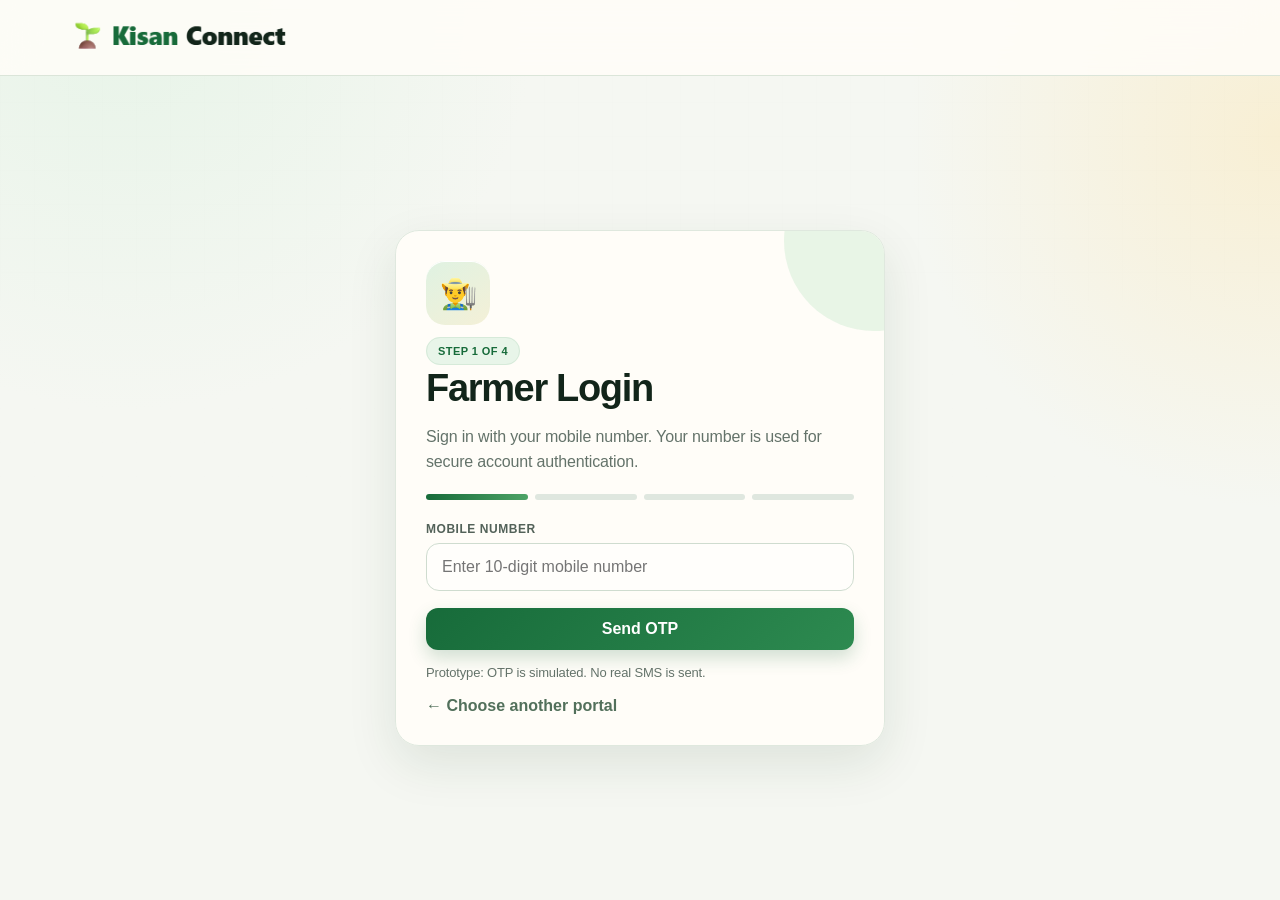
<file: index.html>
<!doctype html>
<html lang="en">
<head>
<meta charset="utf-8">
<meta name="viewport" content="width=device-width,initial-scale=1">
<title>KisanConnect — Farmer Marketplace</title>
<link rel="stylesheet" href="style.css">
</head>
<body>
<div id="app"></div>
<script src="app.js"></script>
</body>
</html>
</file>
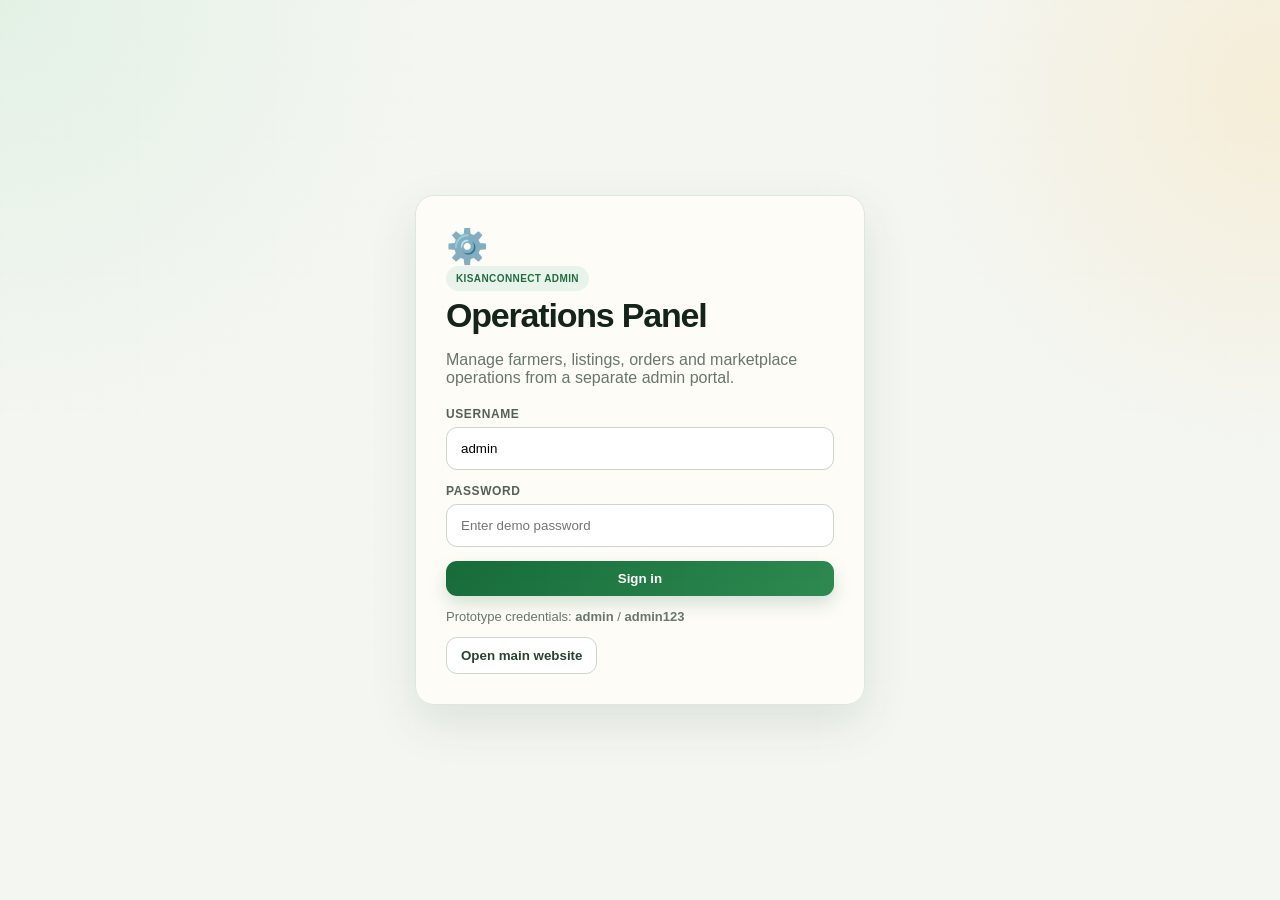
<file: admin.html>
<!doctype html>
<html lang="en">
<head>
<meta charset="utf-8">
<meta name="viewport" content="width=device-width,initial-scale=1">
<title>KisanConnect — Operations Console</title>
<link rel="stylesheet" href="admin.css">
</head>
<body>
<div id="adminApp"></div>
<script src="admin.js"></script>
</body>
</html>
</file>
<file: style.css>
:root{--ink:#12251a;--muted:#64736a;--green:#176b3a;--green-2:#2d8a50;--lime:#b8dc6f;--cream:#f6f4e9;--paper:#fffdf8;--line:#dfe8de;--soft:#edf6ed;--gold:#e9b949;--red:#c94a4a;--shadow:0 18px 50px rgba(20,55,32,.10)}
*{box-sizing:border-box}html{scroll-behavior:smooth}body{margin:0;font-family:Inter,ui-sans-serif,Segoe UI,Arial,sans-serif;background:radial-gradient(circle at 10% 0%,#e7f4e8 0,transparent 28%),radial-gradient(circle at 100% 15%,#f8efd4 0,transparent 25%),#f5f7f2;color:var(--ink);letter-spacing:-.01em}body:before{content:"";position:fixed;inset:0;pointer-events:none;opacity:.28;background-image:linear-gradient(rgba(22,73,42,.025) 1px,transparent 1px),linear-gradient(90deg,rgba(22,73,42,.025) 1px,transparent 1px);background-size:34px 34px;mask-image:linear-gradient(to bottom,#000,transparent 80%)}button,input,select{font:inherit}button{cursor:pointer}.top{height:76px;background:rgba(255,253,248,.86);backdrop-filter:blur(18px);border-bottom:1px solid rgba(210,224,211,.8);display:flex;align-items:center;justify-content:space-between;padding:0 5.5%;position:sticky;top:0;z-index:50}.brand{font-weight:900;font-size:22px;color:var(--green);display:flex;align-items:center;gap:7px}.brand:first-letter{font-size:25px}.brand span{color:var(--ink)}.pill{font-size:11px;font-weight:850;letter-spacing:.04em;padding:7px 11px;border-radius:999px;background:#e8f5e9;color:var(--green);border:1px solid #d6ead9}.wrap{max-width:1180px;margin:auto;padding:34px 5.5%}.center{min-height:calc(100vh - 76px);display:flex;align-items:center;justify-content:center;padding:30px}.panel{background:rgba(255,253,248,.94);border:1px solid var(--line);border-radius:24px;padding:30px;box-shadow:var(--shadow)}.auth{max-width:490px;width:100%;position:relative;overflow:hidden}.auth:before{content:"";position:absolute;width:180px;height:180px;border-radius:50%;background:#dff1df;right:-80px;top:-80px;opacity:.7}.verify-icon{width:64px;height:64px;border-radius:19px;background:linear-gradient(145deg,#dff2e2,#f4f0d7);display:grid;place-items:center;font-size:30px;margin-bottom:16px;box-shadow:inset 0 1px 0 #fff}.auth>*{position:relative}h1{font-size:38px;line-height:1.04;margin:10px 0 12px;color:var(--ink);letter-spacing:-.035em}h2{font-size:24px;margin:0 0 8px;letter-spacing:-.025em}h3{margin:0 0 8px}p{line-height:1.55}.muted{color:var(--muted)}.small{font-size:13px}.form{display:grid;gap:17px;margin-top:22px}.field{display:grid;gap:7px}.field label{font-size:12px;font-weight:850;text-transform:uppercase;letter-spacing:.045em;color:#536259}input,select{width:100%;padding:14px 15px;border:1px solid #cfdccf;border-radius:13px;background:#fffefb;outline:none;transition:.18s}input:focus,select:focus{border-color:var(--green-2);box-shadow:0 0 0 4px rgba(45,138,80,.10);transform:translateY(-1px)}.btn{padding:12px 17px;border-radius:12px;font-weight:850;border:0;transition:.18s;display:inline-flex;align-items:center;justify-content:center;gap:7px}.btn:hover{transform:translateY(-1px)}.primary{background:linear-gradient(135deg,#176b3a,#2d8a50);color:#fff;box-shadow:0 8px 18px rgba(23,107,58,.20)}.secondary{background:#fffefb;color:#21402a;border:1px solid #cbd9cd}.secondary:hover{border-color:#6e9a79;background:#f7fbf7}.full{width:100%}.row{display:flex;gap:10px;align-items:center}.between{justify-content:space-between}.back{background:none;border:0;color:#52705b;padding:0;font-weight:750}.step{display:flex;gap:7px;margin:20px 0}.step i{height:6px;flex:1;border-radius:9px;background:#dfe7df}.step i.on{background:linear-gradient(90deg,var(--green),#4da366)}.notice{padding:14px;border-radius:13px;background:#fff7df;border:1px solid #f0dc9d;color:#70570a}.ok{background:#e8f5eb;border-color:#c6e1cd;color:#236238}.choice{border:1px solid #d8e2d9;border-radius:16px;padding:17px;text-align:left;background:#fffefb;width:100%;margin-bottom:11px;transition:.18s}.choice:hover{border-color:#6aa178;background:#f5fbf5;transform:translateY(-2px);box-shadow:0 10px 22px rgba(20,70,35,.08)}.choice strong{display:block;margin-bottom:5px;font-size:15px}
.dashhead{position:relative;overflow:hidden;background:linear-gradient(125deg,#173f27 0%,#1f6d3d 62%,#77a947 140%);color:#fff;border:0;border-radius:28px;padding:34px;display:flex;justify-content:space-between;align-items:center;gap:24px;box-shadow:0 22px 55px rgba(22,74,40,.20)}.dashhead:after{content:"";position:absolute;width:280px;height:280px;border:1px solid rgba(255,255,255,.13);border-radius:50%;right:-80px;top:-100px;box-shadow:0 0 0 35px rgba(255,255,255,.035),0 0 0 70px rgba(255,255,255,.025)}.dashhead>*{position:relative;z-index:1}.dashhead h1{color:#fff;max-width:620px}.dashhead .muted{color:#d6e9d9}.dashgrid{display:grid;grid-template-columns:repeat(4,1fr);gap:15px;margin:20px 0}.card{background:rgba(255,253,248,.96);border:1px solid var(--line);border-radius:19px;padding:20px;box-shadow:0 9px 26px rgba(20,55,32,.055);transition:.18s}.card:hover{box-shadow:0 14px 32px rgba(20,55,32,.09);transform:translateY(-1px)}.metric{font-size:30px;font-weight:900;margin-top:7px;letter-spacing:-.04em}.grid2{display:grid;grid-template-columns:1.4fr .6fr;gap:18px}.alert{border-radius:15px;padding:16px;background:#fff7df;border:1px solid #efd995}.progress{height:9px;background:#e8ece8;border-radius:10px;overflow:hidden}.progress div{height:100%;background:linear-gradient(90deg,#247a46,#9cc85f)}.table{width:100%;border-collapse:collapse}.table th,.table td{padding:13px 8px;border-bottom:1px solid #e8ece8;text-align:left;font-size:14px}.table th{font-size:10px;color:#69746d;text-transform:uppercase;letter-spacing:.06em}.modal{position:fixed;inset:0;background:rgba(10,28,18,.58);backdrop-filter:blur(5px);display:grid;place-items:center;padding:20px;z-index:100}.modal .panel{max-width:520px;width:100%;max-height:90vh;overflow:auto}
.market-grid{display:grid;grid-template-columns:repeat(4,1fr);gap:16px}.product-card{min-height:330px}.product-card:hover{transform:translateY(-5px);box-shadow:0 20px 35px rgba(20,70,35,.12)}.product-icon{font-size:42px;background:linear-gradient(145deg,#eef8ee,#f8f0d9);width:72px;height:72px;border-radius:19px;display:grid;place-items:center;margin-bottom:15px}.verified{display:inline-block;padding:7px 10px;border-radius:99px;background:#e8f5eb;color:#247a46;font-size:11px;font-weight:850;margin:8px 0 12px}.analysis-hero{background:linear-gradient(125deg,#173f27,#2d8a50 65%,#89ae50);color:#fff;border:0;border-radius:26px;padding:31px;display:flex;justify-content:space-between;align-items:center;gap:20px;margin-bottom:18px;box-shadow:0 20px 45px rgba(22,74,40,.18)}.analysis-hero h1{color:#fff}.analysis-hero .muted{color:#dcebdc}.ai-badge{background:rgba(255,255,255,.13);border:1px solid rgba(255,255,255,.24);backdrop-filter:blur(10px);color:#fff;padding:11px 14px;border-radius:13px;font-size:12px;font-weight:850}.analysis-grid{display:grid;grid-template-columns:1.35fr .65fr;gap:18px}.price-big{font-size:48px;font-weight:950;color:var(--green);margin:20px 0 5px;letter-spacing:-.045em}.price-big span{font-size:18px;color:#69746d}.compare{display:grid;grid-template-columns:repeat(4,1fr);gap:10px;margin-top:20px}.compare div{background:#f5f8f5;border:1px solid #e2e9e2;border-radius:13px;padding:13px}.compare span{display:block;font-size:11px;color:#69746d;margin-bottom:5px}.compare b{font-size:15px}.market-place{display:flex;gap:12px;align-items:center;background:#f5f8f5;border-radius:13px;padding:15px}.market-icon{font-size:30px}.mini{width:46px;height:46px;font-size:22px;margin:0}.data-note{margin-top:18px}.publish-bar{margin-top:18px;background:rgba(255,253,248,.96);border:1px solid #dbe5dc;border-radius:17px;padding:18px;display:flex;align-items:center;justify-content:space-between;gap:20px;position:sticky;bottom:14px;box-shadow:0 14px 32px rgba(20,55,32,.12);z-index:8}.publish-bar p{margin:4px 0 0}.product-detail{background:#fffefb;border:1px solid var(--line);border-radius:22px;padding:28px;display:grid;grid-template-columns:180px 1fr;gap:28px;box-shadow:0 18px 40px rgba(20,55,32,.08)}.product-photo{width:180px;height:180px;border-radius:26px;background:linear-gradient(145deg,#eef8ee,#f8f0d9);display:grid;place-items:center;font-size:86px}.product-main h1{margin:10px 0 0}.detail-actions{margin-top:22px;display:grid;grid-template-columns:180px 1fr auto;gap:16px;align-items:end}.detail-grid{display:grid;grid-template-columns:1fr 1fr;gap:18px;margin-top:18px}.checkout-grid{display:grid;grid-template-columns:1.35fr .65fr;gap:18px}.order-product{display:flex;gap:14px;align-items:center;background:#f5f8f5;border:1px solid #e1e8e1;border-radius:13px;padding:14px;margin-top:18px}.summary{height:max-content;position:sticky;top:94px}.summary-row{display:flex;justify-content:space-between;gap:20px;padding:12px 0;font-size:14px}.summary-row small{color:#69746d}.summary hr{border:0;border-top:1px solid #e5eae5;margin:8px 0}.summary-row.total{font-size:19px}.track-hero{background:linear-gradient(125deg,#173f27,#2d8a50);color:#fff;border:0;border-radius:22px;padding:25px;display:flex;justify-content:space-between;align-items:center;gap:20px;box-shadow:0 18px 40px rgba(22,74,40,.15)}.track-hero h1{color:#fff}.track-eta{background:rgba(255,255,255,.12);border:1px solid rgba(255,255,255,.2);border-radius:14px;padding:14px 18px;min-width:160px;display:grid;gap:4px}.tracking-grid{display:grid;grid-template-columns:1.35fr .65fr;gap:18px;margin-top:18px}.timeline{margin-top:18px;position:relative}.timeline:before{content:"";position:absolute;left:20px;top:20px;bottom:20px;width:3px;background:#e2e9e3}.timeline-item{position:relative;display:grid;grid-template-columns:42px 1fr;gap:14px;padding:0 0 23px}.timeline-dot{width:42px;height:42px;border-radius:50%;background:#eef2ee;border:2px solid #d9e1da;display:grid;place-items:center;z-index:1;font-size:18px}.timeline-item.done .timeline-dot{background:#e5f4e9;border-color:#2d8a50}.timeline-item.current .timeline-dot{background:#247a46;border-color:#247a46;box-shadow:0 0 0 5px #247a4618}.timeline-item p{margin:5px 0 0}.tiny-pill{font-size:9px;padding:4px 7px;margin-left:8px;vertical-align:2px}.logistic-box{padding:14px;background:#f5f8f5;border:1px solid #e0e7e0;border-radius:12px}.order-card{transition:.15s}.order-card:hover{transform:translateY(-2px);box-shadow:0 12px 28px rgba(20,55,32,.09)}
.draft-picker{max-width:650px!important}.draft-option{width:100%;display:grid;grid-template-columns:auto 1fr auto;gap:14px;align-items:center;text-align:left;background:#f7fbf7;border:1px solid #d9e6db;border-radius:14px;padding:16px;margin-top:18px;cursor:pointer;transition:.18s}.draft-option:hover{border-color:#247a46;background:#f0f8f1;transform:translateY(-2px)}.draft-option-icon{width:42px;height:42px;border-radius:12px;background:#e4f3e7;color:#247a46;display:grid;place-items:center;font-size:28px;font-weight:700}.draft-option small{display:block;color:#69746d;margin-top:4px;line-height:1.4}.draft-heading{display:flex;justify-content:space-between;align-items:center;margin:22px 0 9px}.saved-draft{display:flex;justify-content:space-between;align-items:center;gap:14px;border:1px solid #e0e7e0;border-radius:13px;padding:13px 14px;margin:9px 0;background:#fff}.draft-emoji{font-size:27px}.empty-drafts{padding:15px;border:1px dashed #cfdacf;border-radius:12px;color:#69746d;font-size:13px;margin-top:14px}.danger-btn{color:#9a3c3c}.notification-wrap{position:relative}.notification-button{position:relative;display:inline-flex;align-items:center;gap:7px;padding:10px 13px;border:1px solid #ccd7ce;border-radius:10px;background:#fff;color:#21402a;font:inherit;font-weight:750;cursor:pointer}.notification-button:hover{border-color:#247a46;background:#f7fbf7}.notification-count{min-width:20px;height:20px;padding:0 5px;border-radius:99px;background:#c43d3d;color:#fff;display:inline-grid;place-items:center;font-size:11px;line-height:20px}.notification-menu{position:absolute;right:0;top:calc(100% + 10px);width:390px;max-width:min(390px,calc(100vw - 30px));background:#fff;border:1px solid #dce5dd;border-radius:15px;box-shadow:0 16px 38px rgba(24,59,29,.16);z-index:70;overflow:hidden}.notification-menu.hidden{display:none}.notification-menu-head{display:flex;align-items:center;justify-content:space-between;gap:14px;padding:15px 16px;border-bottom:1px solid #e6ece6}.notification-list{max-height:430px;overflow:auto;margin:0;padding:10px}.notification{display:grid;grid-template-columns:34px 1fr;gap:10px;background:#f8fbf8;border:1px solid #e6ece6;border-radius:12px;padding:11px;margin-bottom:8px}.notification-icon{width:34px;height:34px;border-radius:10px;background:#e6f3e8;display:grid;place-items:center}.notification-title-row{display:flex;justify-content:space-between;gap:10px;align-items:flex-start}.notification-title-row b{font-size:13px}.notification-empty,.notification-more{padding:14px 16px;text-align:center;color:#69746d;background:#f8fbf8}.notification-more{border-top:1px solid #e6ece6}.notif-read-all{padding:7px 10px;font-size:12px;white-space:nowrap}
.profile-page{padding-bottom:50px}.profile-top-actions{display:flex;justify-content:space-between;align-items:center;margin-bottom:14px}.profile-hero{background:linear-gradient(125deg,#173f27,#2d8a50 65%,#91b25a);color:#fff;border:0;border-radius:25px;padding:30px;display:flex;gap:22px;align-items:center;box-shadow:0 20px 45px rgba(22,74,40,.18)}.profile-avatar{width:96px;height:96px;border-radius:28px;background:rgba(255,255,255,.14);border:1px solid rgba(255,255,255,.22);display:grid;place-items:center;font-size:42px;font-weight:900;box-shadow:inset 0 1px 0 rgba(255,255,255,.3)}.profile-identity{flex:1}.profile-title-row{align-items:flex-start}.profile-title-row h1{margin:8px 0 2px;color:#fff}.profile-rating{margin-left:auto;background:rgba(255,255,255,.12);border:1px solid rgba(255,255,255,.22);border-radius:14px;padding:12px 16px;display:grid;gap:3px;text-align:right}.profile-rating strong{font-size:18px}.profile-trust{display:flex;flex-wrap:wrap;gap:8px;margin-top:15px}.profile-trust span{font-size:11px;font-weight:800;background:rgba(255,255,255,.13);border:1px solid rgba(255,255,255,.2);color:#f3fff4;border-radius:999px;padding:7px 10px}.profile-stats{display:grid;grid-template-columns:repeat(4,1fr);gap:15px;margin:18px 0}.profile-stats .card{display:grid;gap:6px}.profile-stats b{font-size:22px}.profile-green{color:#247a46}.profile-grid{display:grid;grid-template-columns:1.2fr .8fr;gap:18px}.section-heading{display:flex;justify-content:space-between;align-items:flex-start;gap:15px}.section-heading h2{margin:0}.section-heading p{margin:5px 0 0}.profile-info-grid{display:grid;grid-template-columns:1fr 1fr;gap:10px;margin-top:18px}.profile-info-grid>div{background:#f6f9f6;border:1px solid #e2e9e2;border-radius:12px;padding:13px}.profile-info-grid span,.profile-mini-metrics span{display:block;color:#69746d;font-size:12px;margin-bottom:5px}.profile-info-grid b{font-size:14px}.profile-note{margin-top:14px;padding:14px;border-radius:12px;background:#f8fbf8;border:1px solid #e0e8e0}.profile-note p{margin:5px 0 0}.crop-chips{display:flex;flex-wrap:wrap;gap:9px;margin-top:18px}.crop-chips span{padding:9px 12px;border-radius:999px;background:#e8f5eb;color:#236238;font-weight:750;font-size:13px}.profile-mini-metrics{display:grid;grid-template-columns:1fr 1fr;gap:10px;margin-top:18px}.profile-mini-metrics>div{border-top:1px solid #e5ebe5;padding-top:12px}.profile-listings{margin-top:18px}.profile-listing-grid{display:grid;grid-template-columns:repeat(2,1fr);gap:12px;margin-top:18px}.profile-listing{border:1px solid #e0e7e0;border-radius:14px;padding:14px;display:flex;gap:13px;background:#fff}.profile-listing-icon{width:52px;height:52px;border-radius:14px;background:#f0f6f0;display:grid;place-items:center;font-size:28px;flex:none}.profile-listing-main{flex:1}.profile-listing-main p{margin:4px 0}.profile-link{display:block;border:0;background:none;color:#247a46;padding:4px 0 0;font:inherit;font-size:12px;font-weight:750;cursor:pointer;text-align:left}.profile-link:hover{text-decoration:underline}.profile-orders{margin-top:14px}.profile-order{display:flex;justify-content:space-between;gap:20px;padding:14px 0;border-bottom:1px solid #e6ece6}.profile-order:last-child{border-bottom:0}.profile-order p{margin:4px 0}.empty-profile{padding:16px;border:1px dashed #cfdacf;border-radius:12px;color:#69746d;margin-top:14px}
@media(max-width:900px){.market-grid{grid-template-columns:repeat(2,1fr)}.dashgrid,.profile-stats{grid-template-columns:repeat(2,1fr)}.grid2,.analysis-grid,.tracking-grid,.profile-grid{grid-template-columns:1fr}}@media(max-width:750px){.dashhead,.analysis-hero,.track-hero{align-items:flex-start;flex-direction:column}.compare{grid-template-columns:1fr 1fr}.detail-actions,.detail-grid,.checkout-grid{grid-template-columns:1fr}.summary{position:static}.profile-hero{align-items:flex-start}.profile-title-row{flex-direction:column}.profile-rating{margin-left:0;text-align:left}}@media(max-width:620px){.top{padding:0 4%}.wrap{padding:25px 4%}.notification-button span{display:none}.notification-menu{right:-55px}.market-grid,.dashgrid,.profile-stats{grid-template-columns:1fr}.compare{grid-template-columns:1fr}.price-big{font-size:38px}.publish-bar{align-items:flex-start;flex-direction:column}.publish-bar .row{width:100%;flex-direction:column}.publish-bar button{width:100%}.profile-hero{flex-direction:column}.profile-avatar{width:76px;height:76px;font-size:34px}.profile-info-grid,.profile-listing-grid{grid-template-columns:1fr}.profile-order{flex-direction:column}.profile-order>div:last-child{text-align:left!important}.product-detail{grid-template-columns:1fr;padding:20px}.product-photo{width:120px;height:120px;font-size:60px}}

/* AI Lab / forecasting UI */
.ai-dashboard-card{background:radial-gradient(circle at 88% 8%,rgba(124,181,104,.18),transparent 28%),linear-gradient(145deg,#fbfffb,#f1f8f2);overflow:hidden;position:relative}.ai-kicker{display:inline-block;font-size:10px;letter-spacing:.13em;font-weight:900;color:#247a46;margin-bottom:7px}.ai-kicker.light{color:#dff5e4}.live-dot{font-size:10px;font-weight:900;color:#247a46;background:#e7f5ea;border:1px solid #cde4d2;border-radius:999px;padding:7px 10px;white-space:nowrap}.live-dot i,.data-source-badge i{display:inline-block;width:7px;height:7px;border-radius:50%;background:#2d8a50;margin-right:6px;box-shadow:0 0 0 4px #2d8a5018}.ai-mini-grid{display:grid;grid-template-columns:repeat(4,1fr);gap:10px;margin:20px 0}.ai-mini-grid>div{background:#fff;border:1px solid #dfe9e1;border-radius:12px;padding:11px}.ai-mini-grid span{display:block;color:#69746d;font-size:10px;margin-bottom:5px}.ai-mini-grid b{font-size:12px}.ai-actions{display:flex;gap:10px;flex-wrap:wrap}.ai-source-line{margin:13px 0 0}.ai-lab-head{align-items:flex-start;margin-bottom:16px}.data-source-badge{display:inline-flex;align-items:center;background:#f0f7f1;border:1px solid #d5e5d8;color:#24653b;border-radius:999px;padding:7px 10px;font-size:10px;font-weight:850;white-space:nowrap}.ai-hero{background:linear-gradient(120deg,#123c25,#247a46 60%,#6c9f54);color:#fff;border-radius:24px;padding:30px;display:flex;justify-content:space-between;align-items:center;gap:25px;box-shadow:0 22px 48px rgba(18,60,37,.2);margin-bottom:16px}.ai-hero h2{color:#fff;font-size:32px;max-width:650px;margin:5px 0}.ai-hero p{color:#dcefe1;max-width:690px}.ai-hero-score{min-width:190px;background:rgba(255,255,255,.12);border:1px solid rgba(255,255,255,.22);border-radius:18px;padding:18px;text-align:center}.ai-hero-score span,.ai-hero-score em{display:block;font-size:11px;color:#dcefe1;font-style:normal}.ai-hero-score strong{display:block;font-size:48px;line-height:1.1;margin:7px 0}.ai-hero-score strong small{font-size:16px}.ai-control{display:grid;grid-template-columns:1fr 1fr 1.1fr auto;gap:14px;align-items:end;margin-bottom:16px}.ai-result-grid{display:grid;grid-template-columns:1.05fr .95fr;gap:16px}.ai-price-card{background:linear-gradient(145deg,#fff,#f5faf5)}.forecast-price{font-size:48px;font-weight:900;letter-spacing:-.04em;color:#173f27;margin:24px 0 10px}.forecast-price small{display:block;font-size:12px;font-weight:650;color:#69746d;letter-spacing:0}.confidence-line{margin:18px 0}.confidence-line>span{font-size:11px;color:#69746d}.confidence-line>b{float:right;font-size:12px}.confidence-line>div{clear:both;height:8px;background:#e6ede7;border-radius:999px;margin-top:8px;overflow:hidden}.confidence-line i{display:block;height:100%;background:linear-gradient(90deg,#247a46,#76ad5c);border-radius:999px}.ai-metrics{display:grid;grid-template-columns:1fr 1fr;gap:10px;margin-top:18px}.ai-metrics>div{border:1px solid #e0e8e0;border-radius:13px;padding:12px;background:#fbfdfb}.ai-metrics span,.ai-metrics small{display:block;color:#69746d;font-size:10px}.ai-metrics b{display:block;font-size:15px;margin:4px 0}.chart-card{overflow:hidden}.ai-chart{display:block;width:100%;height:210px;margin-top:12px;background:linear-gradient(180deg,#f6fbf7,#fff);border-radius:14px;border:1px solid #e3ebe4}.chart-axis{display:flex;justify-content:space-between;color:#7a847d;font-size:10px;padding:7px 2px}.trend-chip{font-size:11px;font-weight:850;color:#247a46;background:#e8f5eb;border-radius:999px;padding:7px 9px}.ai-explain{margin:16px 0;background:#173f27;color:#fff;border-radius:18px;padding:20px;display:flex;justify-content:space-between;gap:25px;align-items:center}.ai-explain h3{margin:3px 0}.ai-explain p{color:#d9eadc;max-width:700px;margin:5px 0 0;font-size:13px;line-height:1.6}.signal-list{display:grid;grid-template-columns:1fr 1fr;gap:8px;min-width:230px}.signal-list span{font-size:11px;background:rgba(255,255,255,.1);border:1px solid rgba(255,255,255,.15);border-radius:10px;padding:8px}.grow-card{margin-top:16px;background:linear-gradient(145deg,#fffef9,#f4f8ed)}.grow-preview{display:flex;gap:10px;flex-wrap:wrap;margin-top:16px}.grow-preview div{background:#fff;border:1px solid #e3e9dd;border-radius:999px;padding:8px 11px;font-size:11px}.methodology{margin-top:16px}.method-grid{display:grid;grid-template-columns:repeat(4,1fr);gap:12px;margin:18px 0}.method-grid>div{border:1px solid #e1e8e1;border-radius:14px;padding:14px;background:#fafcf9}.method-grid p{font-size:11px;color:#69746d;line-height:1.5;margin:7px 0 0}.crop-advisor-result{margin-top:16px}.crop-rank-list{margin-top:18px}.crop-rank{display:grid;grid-template-columns:34px 42px 1fr;gap:12px;align-items:center;border:1px solid #e1e8e1;border-radius:14px;padding:12px;margin-bottom:9px;background:#fbfdfb}.rank-num{width:28px;height:28px;border-radius:9px;background:#e8f5eb;color:#247a46;display:grid;place-items:center;font-weight:900}.rank-emoji{font-size:25px}.rank-main strong{color:#247a46}.rank-bar{height:7px;background:#e7eee8;border-radius:999px;margin:7px 0;overflow:hidden}.rank-bar i{display:block;height:100%;background:linear-gradient(90deg,#247a46,#8db75f);border-radius:999px}.ai-toast{position:fixed;right:20px;bottom:20px;background:#173f27;color:#fff;border:1px solid #356e4a;border-radius:12px;padding:12px 15px;box-shadow:0 14px 35px rgba(0,0,0,.2);z-index:100;font-size:12px;font-weight:750}
@media(max-width:900px){.ai-mini-grid,.method-grid{grid-template-columns:repeat(2,1fr)}.ai-control{grid-template-columns:1fr 1fr}.ai-result-grid{grid-template-columns:1fr}}@media(max-width:700px){.ai-hero,.ai-explain{flex-direction:column;align-items:flex-start}.ai-hero h2{font-size:25px}.ai-hero-score{width:100%;box-sizing:border-box}.ai-control{grid-template-columns:1fr}.ai-metrics{grid-template-columns:1fr}.method-grid{grid-template-columns:1fr}.ai-mini-grid{grid-template-columns:1fr 1fr}.forecast-price{font-size:38px}}

/* Buyer Marketplace v20 */
.light-pill{background:rgba(255,255,255,.15);color:#effff2;border:1px solid rgba(255,255,255,.25)}
.buyer-hero{background:linear-gradient(125deg,#123c25,#247a46 62%,#789f55);color:#fff;border-radius:26px;padding:30px;display:flex;justify-content:space-between;align-items:center;gap:25px;box-shadow:0 20px 45px rgba(22,74,40,.16);margin-bottom:18px}.buyer-hero h1{color:#fff;max-width:680px;font-size:36px;margin:10px 0 6px}.buyer-hero p{color:#dcefe1;margin:0;max-width:650px}.buyer-hero-side{display:flex;gap:10px}.buyer-mini-stat{min-width:110px;background:rgba(255,255,255,.11);border:1px solid rgba(255,255,255,.2);border-radius:16px;padding:15px;text-align:center}.buyer-mini-stat b{display:block;font-size:25px}.buyer-mini-stat span{font-size:10px;color:#dcefe1}.smart-buy{display:grid;grid-template-columns:1fr 1fr;gap:25px;align-items:center;background:linear-gradient(145deg,#fffdf5,#f3f8ee);border-color:#dfe8d7}.smart-buy h2{margin:2px 0 6px}.smart-buy p{margin:0;max-width:620px}.smart-buy-controls{display:grid;gap:10px}.smart-buy-controls input{width:100%;box-sizing:border-box;padding:14px 15px;border:1px solid #d4ded5;border-radius:12px;background:#fff;font:inherit}.smart-results{margin:16px 0;padding:20px;border:1px solid #dfe7df;border-radius:20px;background:#fbfdfb}.smart-match-grid{display:grid;grid-template-columns:repeat(3,1fr);gap:12px;margin-top:15px}.smart-match{background:#fff;border:1px solid #e0e8e1;border-radius:16px;padding:15px;display:flex;gap:12px}.smart-match.best-match{border-color:#9cc8a7;box-shadow:0 10px 25px rgba(36,122,70,.08)}.smart-rank{font-size:22px}.smart-match-main{flex:1}.smart-match h3{margin:0}.match-tags{display:flex;flex-wrap:wrap;gap:6px;margin-top:10px}.match-tags span{font-size:10px;background:#f1f6f1;border:1px solid #e0e8e1;border-radius:999px;padding:6px 8px;color:#526057}.buyer-toolbar{display:flex;gap:12px;align-items:center;margin:22px 0 15px}.buyer-toolbar>div:first-child{flex:1}.buyer-toolbar input,.buyer-toolbar select{box-sizing:border-box;width:100%;padding:12px 13px;border:1px solid #d4ded5;border-radius:11px;background:#fff;font:inherit}.buyer-filter-row{display:grid;grid-template-columns:repeat(3,150px);gap:8px}.buyer-section-head{margin-bottom:14px}.buyer-product-card{min-height:0}.product-card-top{display:flex;justify-content:space-between;align-items:flex-start;gap:8px}.fresh-badge{font-size:10px;font-weight:850;color:#247a46;background:#eaf6ed;border:1px solid #d3e8d7;border-radius:999px;padding:7px 9px}.rating-chip{font-size:11px;font-weight:850;color:#765d12;background:#fff4d5;border:1px solid #efdfae;border-radius:999px;padding:6px 8px}.seller-row{display:flex;gap:9px;align-items:center;margin-top:12px;padding-top:12px;border-top:1px solid #e7ece7}.seller-avatar{width:32px;height:32px;border-radius:10px;background:#eef6ef;display:grid;place-items:center}.seller-row b,.seller-row span{display:block}.seller-row span{font-size:10px;color:#69746d;margin-top:2px}.buyer-trust-row{display:flex;justify-content:space-between;gap:8px;font-size:10px;color:#5b695f;margin-top:10px}.buyer-card-actions{display:grid;grid-template-columns:1fr 1fr;gap:8px;margin-top:12px}.buyer-card-actions .btn{padding:9px 8px}.cart-item{display:flex;gap:14px;align-items:center;margin-bottom:12px}.cart-main{flex:1}.cart-main h2{margin:0}.cart-controls{display:flex;gap:9px;align-items:center;margin-top:12px}.cart-controls button{border:1px solid #d4ded5;background:#fff;border-radius:8px;min-width:30px;height:30px;cursor:pointer;font-weight:800}.remove-link{border:0!important;color:#9d3030!important;background:none!important;width:auto!important}.empty-cart{text-align:center;padding:45px}.empty-cart .verify-icon{margin:0 auto 12px}.checkout-items{display:grid;gap:9px;margin-top:18px}.checkout-items .order-product{margin-top:0}.bulk-panel{max-width:700px}.bulk-grid{display:grid;grid-template-columns:1fr 1fr;gap:12px;margin:18px 0}.bulk-result{margin:15px 0}.bulk-match{display:flex;gap:10px;align-items:center;border:1px solid #e0e8e1;background:#fff;border-radius:12px;padding:11px;margin-top:8px}.bulk-match>span{font-size:24px}.bulk-match div{flex:1}.bulk-match p{margin:4px 0 0}.buyer-toast{position:fixed;right:20px;bottom:20px;background:#173f27;color:#fff;border:1px solid #356e4a;border-radius:12px;padding:12px 15px;box-shadow:0 14px 35px rgba(0,0,0,.2);z-index:100;font-size:12px;font-weight:750}
@media(max-width:900px){.buyer-hero,.smart-buy{grid-template-columns:1fr;display:grid}.buyer-hero-side{justify-content:flex-start}.smart-match-grid{grid-template-columns:1fr}.buyer-toolbar{align-items:stretch;flex-direction:column}.buyer-filter-row{grid-template-columns:repeat(3,1fr)}}
@media(max-width:620px){.buyer-hero h1{font-size:28px}.buyer-hero-side{width:100%}.buyer-mini-stat{flex:1}.buyer-filter-row{grid-template-columns:1fr}.buyer-section-head{flex-direction:column;align-items:flex-start}.buyer-card-actions{grid-template-columns:1fr}.cart-controls{flex-wrap:wrap}.bulk-grid{grid-template-columns:1fr}}

/* Buyer details + delivery economics + unsold stock system */
.listing-detail-highlights{display:flex;flex-wrap:wrap;gap:7px;margin-top:16px}.listing-detail-highlights span{font-size:10px;font-weight:800;color:#42604b;background:#f0f6f0;border:1px solid #dce8dd;border-radius:999px;padding:7px 9px}.detail-facts{display:grid;grid-template-columns:1fr 1fr;gap:9px;margin-top:16px}.detail-facts>div{background:#f6f8f5;border:1px solid #e1e8e1;border-radius:12px;padding:12px}.detail-facts span,.detail-score-grid span,.economics-list span{display:block;font-size:10px;color:#69746d}.detail-facts b{display:block;margin-top:5px;font-size:13px}.economics-list{margin-top:12px}.economics-list>div{display:flex;justify-content:space-between;gap:15px;padding:10px 0;border-bottom:1px solid #e7ece7;font-size:13px}.economics-list>div:last-child{border-bottom:0}.economics-total{font-size:17px!important;padding-top:15px!important}.economics-total b{color:var(--green);font-size:20px}.detail-score-grid{display:grid;grid-template-columns:repeat(4,1fr);gap:9px;margin-top:15px}.detail-score-grid>div{background:#f6f8f5;border:1px solid #e1e8e1;border-radius:12px;padding:11px}.detail-score-grid b{display:block;margin-top:5px}.delivery-economics-banner{display:flex;justify-content:space-between;align-items:center;gap:20px;margin-bottom:18px;background:linear-gradient(145deg,#fffdf6,#f4f8ef);border-color:#dfe7d9}.delivery-econ-tiles{display:grid;grid-template-columns:repeat(3,1fr);gap:8px;min-width:330px}.delivery-econ-tiles>div{background:#fff;border:1px solid #e2e8df;border-radius:12px;padding:11px;text-align:center}.delivery-econ-tiles span{display:block;font-size:9px;color:#69746d}.delivery-econ-tiles b{display:block;margin-top:4px}.recovery-dashboard-card{background:linear-gradient(145deg,#fffdf6,#f3f8ed);border-color:#e1e7d8}.risk-badge{background:#fff0d7;border:1px solid #ecd8a7;color:#8a6400;border-radius:999px;padding:8px 10px;font-size:10px;font-weight:900;white-space:nowrap}.recovery-mini-grid{display:grid;grid-template-columns:repeat(4,1fr);gap:9px;margin:17px 0}.recovery-mini-grid>div{background:#fff;border:1px solid #e2e8df;border-radius:12px;padding:11px}.recovery-mini-grid span{display:block;font-size:9px;color:#69746d}.recovery-mini-grid b{display:block;margin-top:5px;font-size:13px}.recovery-panel{max-width:900px}.recovery-hero{display:grid;grid-template-columns:repeat(3,1fr);gap:10px;margin:18px 0}.recovery-hero>div{background:linear-gradient(145deg,#f4f8ef,#fff);border:1px solid #dfe7db;border-radius:16px;padding:16px}.recovery-hero span{display:block;font-size:9px;color:#69746d;font-weight:900;letter-spacing:.08em}.recovery-hero strong{display:block;font-size:27px;color:#173f27;margin:5px 0}.recovery-hero small{color:#69746d;font-size:10px}.recovery-flow{display:grid;gap:10px;margin-top:16px}.recovery-step{display:grid;grid-template-columns:36px 1fr;gap:12px;border:1px solid #e1e8e1;border-radius:15px;padding:14px;background:#fbfdfb}.recovery-step>b{width:30px;height:30px;border-radius:9px;background:#e8f5eb;color:#247a46;display:grid;place-items:center}.recovery-step strong{font-size:14px}.recovery-step p{margin:5px 0 10px;color:#69746d;font-size:11px;line-height:1.5}.recovery-step .btn{padding:8px 11px}.recovery-economics{margin-top:15px}.recovery-econ-grid{display:grid;grid-template-columns:repeat(4,1fr);gap:9px;margin-top:14px}.recovery-econ-grid>div{background:#f6f8f5;border:1px solid #e1e8e1;border-radius:12px;padding:11px}.recovery-econ-grid span{display:block;font-size:9px;color:#69746d}.recovery-econ-grid b{display:block;margin-top:5px}.profile-link{border:0;background:none;padding:0;margin-top:7px;color:#247a46;font-size:11px;font-weight:800;cursor:pointer}
@media(max-width:900px){.delivery-economics-banner{display:grid}.delivery-econ-tiles{min-width:0}.recovery-hero,.recovery-econ-grid{grid-template-columns:1fr 1fr}.detail-score-grid{grid-template-columns:1fr 1fr}.recovery-mini-grid{grid-template-columns:1fr 1fr}}
@media(max-width:620px){.detail-facts,.recovery-hero,.recovery-econ-grid,.detail-score-grid,.recovery-mini-grid{grid-template-columns:1fr}.delivery-econ-tiles{grid-template-columns:1fr 1fr}.listing-detail-highlights{gap:5px}.recovery-step{grid-template-columns:30px 1fr}}


/* v21 Trust Center additions */
.trust-page{padding-bottom:50px}.trust-score{min-width:170px;padding:16px 18px;border:1px solid #cfe3d3;border-radius:16px;background:#eef8ef;text-align:right}.trust-score span,.trust-score small{display:block;font-size:10px;text-transform:uppercase;letter-spacing:.08em;color:#63806b;font-weight:800}.trust-score b{display:block;font-size:24px;color:#176b3a;margin:3px 0}.trust-hero{margin-top:18px;padding:24px;display:flex;justify-content:space-between;gap:24px;align-items:center;background:linear-gradient(120deg,#f0f8ef,#fffdf8)}.trust-hero-stats{display:grid;grid-template-columns:repeat(3,1fr);gap:10px;min-width:390px}.trust-hero-stats div{padding:15px;border:1px solid #dce7de;border-radius:14px;background:#fff;text-align:center}.trust-hero-stats b{display:block;font-size:22px}.trust-hero-stats span{font-size:11px;color:#68766e}.trust-grid{display:grid;grid-template-columns:repeat(2,1fr);gap:15px;margin-top:16px}.trust-card{display:flex;gap:15px;align-items:flex-start}.trust-icon{width:44px;height:44px;border-radius:13px;display:grid;place-items:center;background:#eaf5ec;color:#176b3a;font-weight:900;font-size:20px;flex:none}.trust-card h2{font-size:18px}.trust-card p{margin:0 0 10px}.trust-status{font-size:10px;font-weight:900;letter-spacing:.07em;color:#3f7650}.trust-rules{margin-top:16px}.trust-checklist{display:grid;grid-template-columns:repeat(4,1fr);gap:10px;margin:12px 0 15px}.trust-checklist div{display:flex;gap:9px;padding:14px;border:1px solid #e1e8e2;border-radius:13px;background:#fff}.trust-checklist b{color:#176b3a}.trust-inline{display:flex;justify-content:space-between;align-items:center;gap:14px;padding:13px 15px;margin:14px 0;border:1px solid #d7e7da;border-radius:13px;background:#f1f8f1}.trust-inline div{display:grid;gap:2px}.trust-inline span{font-size:12px;color:#68766e}.trust-report-panel{width:min(560px,95vw)!important}.trust-report-panel textarea{width:100%;padding:13px;border:1px solid #cbd5ce;border-radius:11px;resize:vertical;font:inherit}@media(max-width:850px){.trust-hero{flex-direction:column;align-items:stretch}.trust-hero-stats{min-width:0}.trust-grid{grid-template-columns:1fr}.trust-checklist{grid-template-columns:repeat(2,1fr)}}@media(max-width:520px){.trust-hero-stats{grid-template-columns:1fr}.trust-checklist{grid-template-columns:1fr}.trust-score{text-align:left}}

.quantity-stepper{display:flex;align-items:stretch;border:1px solid #d4ded5;border-radius:12px;background:#fff;overflow:hidden;min-height:46px}
.quantity-stepper button{width:46px;border:0;background:#f3f7f3;color:#173f27;font-size:24px;font-weight:850;cursor:pointer;transition:.15s}
.quantity-stepper button:hover{background:#e5f1e7}
.quantity-stepper button:active{transform:scale(.96)}
.quantity-stepper input{width:82px;border:0;border-left:1px solid #e1e8e1;border-right:1px solid #e1e8e1;text-align:center;font:inherit;font-weight:800;background:#fff;outline:none}
.quantity-stepper input::-webkit-inner-spin-button,.quantity-stepper input::-webkit-outer-spin-button{appearance:none;margin:0}
.quantity-stepper input{-moz-appearance:textfield}
@media(max-width:620px){.quantity-stepper input{flex:1;width:auto}}

/* v22 Buyer header + profile */
.buyer-header-actions{gap:8px;flex-wrap:wrap;justify-content:flex-end}.buyer-header-actions .pill{white-space:nowrap}.header-cart-count{display:inline-grid;place-items:center;min-width:18px;height:18px;padding:0 4px;border-radius:999px;background:#e8f5eb;color:#176b3a;font-size:10px;margin-left:2px}.logout-btn{color:#7b3838!important}.buyer-profile-grid{display:grid;grid-template-columns:minmax(260px,.8fr) 1.4fr;gap:16px}.buyer-profile-card{text-align:center;padding:28px}.buyer-profile-avatar{width:74px;height:74px;border-radius:22px;background:#edf6ed;display:grid;place-items:center;font-size:36px;margin:0 auto 14px}.buyer-profile-card h2{margin:10px 0 5px}.buyer-profile-card .profile-trust{display:grid;gap:7px;margin-top:18px;text-align:left}.buyer-profile-card .profile-trust span{padding:9px 11px;border-radius:10px;background:#f5f8f5;border:1px solid #e1e8e1;font-size:11px;color:#526057}.buyer-profile-stats{display:grid;grid-template-columns:repeat(3,1fr);gap:10px;margin-top:16px}.buyer-profile-stats>div{padding:15px;border:1px solid #e1e8e1;border-radius:14px;background:#f8faf7}.buyer-profile-stats span{display:block;font-size:10px;color:#69746d}.buyer-profile-stats b{display:block;margin-top:5px;font-size:21px;color:#176b3a}.buyer-profile-note{margin-top:16px}.buyer-profile-note h2{margin-bottom:6px}@media(max-width:850px){.buyer-header-actions .pill{display:none}.buyer-profile-grid{grid-template-columns:1fr}}@media(max-width:620px){.buyer-header-actions{gap:5px}.buyer-header-actions .btn{padding:6px 8px!important;font-size:11px}.buyer-profile-stats{grid-template-columns:1fr}.buyer-profile-card{padding:22px}}

/* Buyer cart state */
.added-cart{background:#eaf7ee !important;color:#176b3b !important;border-color:#b9dfc6 !important;cursor:default !important;box-shadow:none !important}
.cart-controls button:disabled{opacity:.55;cursor:not-allowed}

/* Real crop photos + buyer reviews v25 */
.product-photo-thumb{overflow:hidden;padding:0}.product-photo-thumb img{width:100%;height:100%;object-fit:cover;display:block}.listing-photo-preview{display:grid;grid-template-columns:repeat(4,1fr);gap:8px;padding:10px;border:1px dashed #cbd9cd;border-radius:13px;background:#f8fbf7;min-height:74px}.photo-preview{min-width:0;display:flex;flex-direction:column;gap:5px;font-size:9px;color:#69746d;overflow:hidden}.photo-preview img{width:100%;height:72px;object-fit:cover;border-radius:9px;border:1px solid #dbe6dc}.photo-preview span{overflow:hidden;text-overflow:ellipsis;white-space:nowrap}.product-gallery{width:100%;max-width:420px}.gallery-main{height:310px;border-radius:22px;overflow:hidden;background:#eef5ec;border:1px solid #dfe8de;box-shadow:inset 0 1px 0 #fff}.gallery-main img{width:100%;height:100%;object-fit:cover;display:block}.gallery-thumbs{display:flex;gap:8px;margin-top:10px;overflow-x:auto;padding-bottom:3px}.gallery-thumb{width:68px;height:62px;flex:0 0 auto;padding:0;border:2px solid transparent;border-radius:11px;overflow:hidden;background:#fff;cursor:pointer}.gallery-thumb.active{border-color:#2d8a50;box-shadow:0 0 0 3px rgba(45,138,80,.12)}.gallery-thumb img{width:100%;height:100%;object-fit:cover;display:block}.gallery-caption{font-size:10px;color:#69746d;margin-top:8px}.gallery-empty{height:310px;border:1px dashed #cbd9cd;border-radius:22px;background:#f7faf6;display:grid;place-items:center;color:#69746d;text-align:center;padding:20px}.reviews-card{margin-top:18px}.review-summary{display:grid;grid-template-columns:auto auto;column-gap:6px;align-items:center;background:#fff7dc;border:1px solid #ecdcae;border-radius:14px;padding:10px 13px;min-width:82px;text-align:center}.review-summary b{font-size:24px}.review-summary span{color:#d69d12;font-size:18px}.review-summary small{grid-column:1/-1;color:#69746d;font-size:9px}.review-form-box{margin-top:15px;padding:17px;border:1px solid #e0e8e1;border-radius:16px;background:#f8fbf8}.review-label{display:block;font-size:11px;font-weight:850;text-transform:uppercase;color:#536259;margin-bottom:7px}.review-stars{display:flex;gap:3px}.review-star{border:0;background:none;padding:0 2px;color:#c9d0c9;font-size:28px;line-height:1;cursor:pointer}.review-star.selected{color:#e1a91c}.review-stars.compact{margin-top:7px;gap:1px}.review-stars.compact span{color:#c9d0c9;font-size:15px}.review-stars.compact span.selected{color:#e1a91c}.review-item{padding:15px 0;border-bottom:1px solid #e4eae4}.review-item:last-child{border-bottom:0}.review-item p{margin:8px 0 0}.verified-review{display:inline-block;margin-left:8px;font-size:9px;font-weight:850;color:#247a46;background:#e8f5eb;border:1px solid #cfe5d3;border-radius:999px;padding:4px 6px}.review-image{display:block;width:150px;height:110px;object-fit:cover;border-radius:11px;margin-top:10px;border:1px solid #dce5dd}.reviews-list{margin-top:18px}.reviews-card textarea{width:100%;box-sizing:border-box;padding:13px 14px;border:1px solid #cfdccf;border-radius:13px;background:#fffefb;resize:vertical;font:inherit}.reviews-card input[type=file],.form input[type=file]{padding:11px;background:#fff}.reviews-card .form{gap:14px}
@media(max-width:750px){.product-gallery{max-width:none}.gallery-main{height:280px}.listing-photo-preview{grid-template-columns:repeat(2,1fr)}.reviews-card .section-heading{align-items:flex-start;flex-direction:column}.review-summary{align-self:flex-start}}

/* v26 KisanConnect logo */
.brand{display:flex;align-items:center;min-width:0}.brand-logo{display:block;width:225px;height:auto;max-height:48px;object-fit:contain;object-position:left center}.brand-logo:hover{opacity:.96}@media(max-width:620px){.brand-logo{width:178px;max-height:40px}.top{padding:0 4%}}

/* v27 Polished file upload controls */
input[type="file"]{
  width:100%;
  box-sizing:border-box;
  padding:8px 10px!important;
  border:1px solid #d5e0d6!important;
  border-radius:13px!important;
  background:#f8fbf8!important;
  color:#59665d;
  font:inherit;
}
input[type="file"]::file-selector-button{
  border:1px solid #b9dcc2;
  border-radius:9px;
  padding:9px 13px;
  margin-right:10px;
  background:#eaf6ed;
  color:#176b3a;
  font:inherit;
  font-weight:800;
  cursor:pointer;
  transition:.15s ease;
}
input[type="file"]::file-selector-button:hover{
  background:#dff0e3;
  border-color:#9fcbaa;
}
input[type="file"]::file-selector-button:active{transform:scale(.98)}
</file>
<file: admin.css>
:root{--ink:#14241a;--muted:#68766e;--green:#176b3a;--green2:#2d8a50;--lime:#b8dc6f;--paper:#fffdf8;--line:#dce7de;--soft:#edf6ee;--gold:#eab84c;--red:#c94a4a;--shadow:0 18px 48px rgba(18,54,31,.10)}
*{box-sizing:border-box}html{scroll-behavior:smooth}body{margin:0;font-family:Inter,ui-sans-serif,Segoe UI,Arial,sans-serif;background:radial-gradient(circle at 0 0,#e3f1e5 0,transparent 28%),radial-gradient(circle at 100% 10%,#f5edd7 0,transparent 24%),#f4f6f2;color:var(--ink)}body:before{content:"";position:fixed;inset:0;pointer-events:none;opacity:.25;background-image:linear-gradient(rgba(22,73,42,.025) 1px,transparent 1px),linear-gradient(90deg,rgba(22,73,42,.025) 1px,transparent 1px);background-size:34px 34px}.top{height:72px;background:rgba(18,43,28,.93);backdrop-filter:blur(15px);color:#fff;display:flex;align-items:center;justify-content:space-between;padding:0 5%;position:sticky;top:0;z-index:50;box-shadow:0 8px 25px rgba(15,38,24,.12)}.brand{font-weight:900;font-size:22px}.brand span{font-weight:500;color:#a7c8b0}.admin-badge{font-size:11px;padding:7px 10px;border:1px solid #6e8b76;border-radius:99px;color:#e6f2e8;background:rgba(255,255,255,.05)}.wrap{max-width:1280px;margin:auto;padding:32px 5%}.login{min-height:100vh;display:grid;place-items:center}.panel,.card{background:rgba(255,253,248,.95);border:1px solid var(--line);border-radius:19px;box-shadow:var(--shadow)}.panel{padding:30px}.auth{width:min(450px,92vw)}h1{margin:5px 0 8px;font-size:34px;letter-spacing:-.035em}h2{margin:0 0 8px;font-size:23px}h3{margin:0 0 5px}.muted{color:var(--muted)}.small{font-size:13px}.form{display:grid;gap:14px;margin-top:20px}.field{display:grid;gap:6px}.field label{font-size:12px;font-weight:850;text-transform:uppercase;letter-spacing:.05em;color:#536259}input,select{width:100%;padding:13px 14px;border:1px solid #cbd5ce;border-radius:11px;background:#fff;outline:none}input:focus,select:focus{border-color:var(--green2);box-shadow:0 0 0 4px rgba(45,138,80,.1)}.btn{border:0;border-radius:11px;padding:10px 14px;font-weight:800;transition:.18s}.btn:hover{transform:translateY(-1px)}.primary{background:linear-gradient(135deg,#176b3a,#2d8a50);color:#fff;box-shadow:0 8px 18px rgba(23,107,58,.18)}.secondary{background:#fff;color:#284330;border:1px solid #ccd6ce}.danger{background:#fff0f0;color:#a52e2e;border:1px solid #edc4c4}.top-actions{display:flex;gap:9px;align-items:center}.grid{display:grid;grid-template-columns:repeat(4,1fr);gap:14px}.metric-card{padding:20px}.metric{font-size:29px;font-weight:900;margin-top:8px;letter-spacing:-.04em}.layout2{display:grid;grid-template-columns:1fr 1fr;gap:16px;margin-top:16px}.card{padding:20px;transition:.18s}.card:hover{transform:translateY(-1px);box-shadow:0 20px 45px rgba(18,54,31,.09)}.wide{margin-top:16px}.pill{display:inline-block;padding:7px 10px;border-radius:99px;background:#e8f4eb;color:#246b3e;font-size:10px;font-weight:850;letter-spacing:.04em}.pill.warn{background:#fff4d8;color:#8a6500}.pill.red{background:#ffe9e9;color:#9d3030}.table{width:100%;border-collapse:collapse}.table th,.table td{text-align:left;padding:12px 8px;border-bottom:1px solid #e7ece8;font-size:13px;vertical-align:top}.table th{font-size:10px;text-transform:uppercase;color:#6c776f;letter-spacing:.06em}.row{display:flex;gap:9px;align-items:center}.between{justify-content:space-between}.filters{display:flex;gap:9px;flex-wrap:wrap;margin-top:14px}.filters input,.filters select{max-width:220px}.empty{padding:25px;text-align:center}.notice{padding:13px;border-radius:11px;background:#eef7f0;border:1px solid #cfe3d3}.timeline{display:grid;gap:10px}.event{display:flex;gap:11px;align-items:flex-start}.dot{width:10px;height:10px;border-radius:50%;background:#247a46;margin-top:5px;flex:none}.footer-note{font-size:12px;color:#7a847d;margin-top:20px}.nav{display:flex;gap:7px;flex-wrap:wrap;margin:17px 0}.nav button.active{background:#247a46;color:#fff}.statline{display:flex;justify-content:space-between;border-bottom:1px solid #e7ece8;padding:10px 0}.alert{background:#fff6df;border:1px solid #eed99a;border-radius:12px;padding:13px}.modal{position:fixed;inset:0;background:rgba(10,28,18,.62);backdrop-filter:blur(5px);display:grid;place-items:center;padding:20px;z-index:100}.modal .panel{width:min(540px,95vw)}.profile-hero{background:linear-gradient(125deg,#173f27,#2d8a50 65%,#8cab54);color:#fff;border:0;border-radius:22px;padding:27px;display:flex;justify-content:space-between;gap:20px;align-items:center;margin-top:14px;box-shadow:0 18px 42px rgba(22,74,40,.18)}.profile-actions{display:flex;gap:8px}.profile-grid{display:grid;grid-template-columns:1fr 1fr;gap:16px;margin-top:16px}.detail-row{display:flex;justify-content:space-between;gap:18px;padding:11px 0;border-bottom:1px solid #e7ece8;font-size:13px}.detail-row span{color:#657169}.back{border:0;background:none;color:#3e6549;padding:0;font-weight:700;cursor:pointer}.profile-hero .pill{margin-bottom:4px;background:rgba(255,255,255,.13);border-color:rgba(255,255,255,.2);color:#fff}@media(max-width:850px){.grid{grid-template-columns:repeat(2,1fr)}.layout2,.profile-grid{grid-template-columns:1fr}}@media(max-width:520px){.grid{grid-template-columns:1fr}.top{padding:0 4%}.wrap{padding:22px 4%}.table{display:block;overflow:auto;white-space:nowrap}.profile-hero{flex-direction:column;align-items:flex-start}}


/* v21 Risk & Dispute Center */
.risk-banner{margin-top:16px;padding:24px;border-radius:21px;color:#fff;background:linear-gradient(125deg,#173f27,#2d8a50 70%,#6f8d43);display:flex;justify-content:space-between;gap:20px;align-items:center;box-shadow:0 18px 42px rgba(22,74,40,.18)}.risk-banner h2{margin-top:6px}.risk-banner p{color:#e1efe4;max-width:760px}.risk-banner-score{min-width:150px;text-align:center;padding:16px;border-radius:15px;background:rgba(255,255,255,.12);border:1px solid rgba(255,255,255,.2)}.risk-banner-score span,.risk-banner-score small{display:block;font-size:10px;letter-spacing:.08em;font-weight:800;color:#dcefe0}.risk-banner-score b{display:block;font-size:34px;margin:2px 0}.risk-signal{display:flex;justify-content:space-between;gap:15px;padding:11px 0;border-bottom:1px solid #e7ece8;font-size:13px}.risk-signal:last-child{border-bottom:0}.risk-case-list{display:grid;gap:12px}.risk-case{border:1px solid #e1e8e2;border-radius:15px;padding:16px;background:#fff}.risk-case-top{display:flex;justify-content:space-between;gap:18px;align-items:flex-start}.risk-case h3{margin:9px 0 4px;font-size:17px}.case-status{margin-left:6px;background:#eef2ef;color:#4f6255}.risk-case-actions{display:flex;gap:7px;align-items:center}.risk-evidence{display:flex;gap:18px;flex-wrap:wrap;margin-top:12px;padding-top:11px;border-top:1px solid #e7ece8;font-size:11px;color:#68766e}.risk-control-grid{display:grid;grid-template-columns:repeat(4,1fr);gap:12px;margin-top:12px}.risk-control-grid>div{padding:14px;border:1px solid #e1e8e2;border-radius:13px;background:#fff}.risk-control-grid p{margin-bottom:0}.pill.red{background:#ffe9e9;color:#9d3030}@media(max-width:850px){.risk-banner{flex-direction:column;align-items:flex-start}.risk-case-top{flex-direction:column}.risk-control-grid{grid-template-columns:repeat(2,1fr)}}@media(max-width:520px){.risk-control-grid{grid-template-columns:1fr}}
</file>
